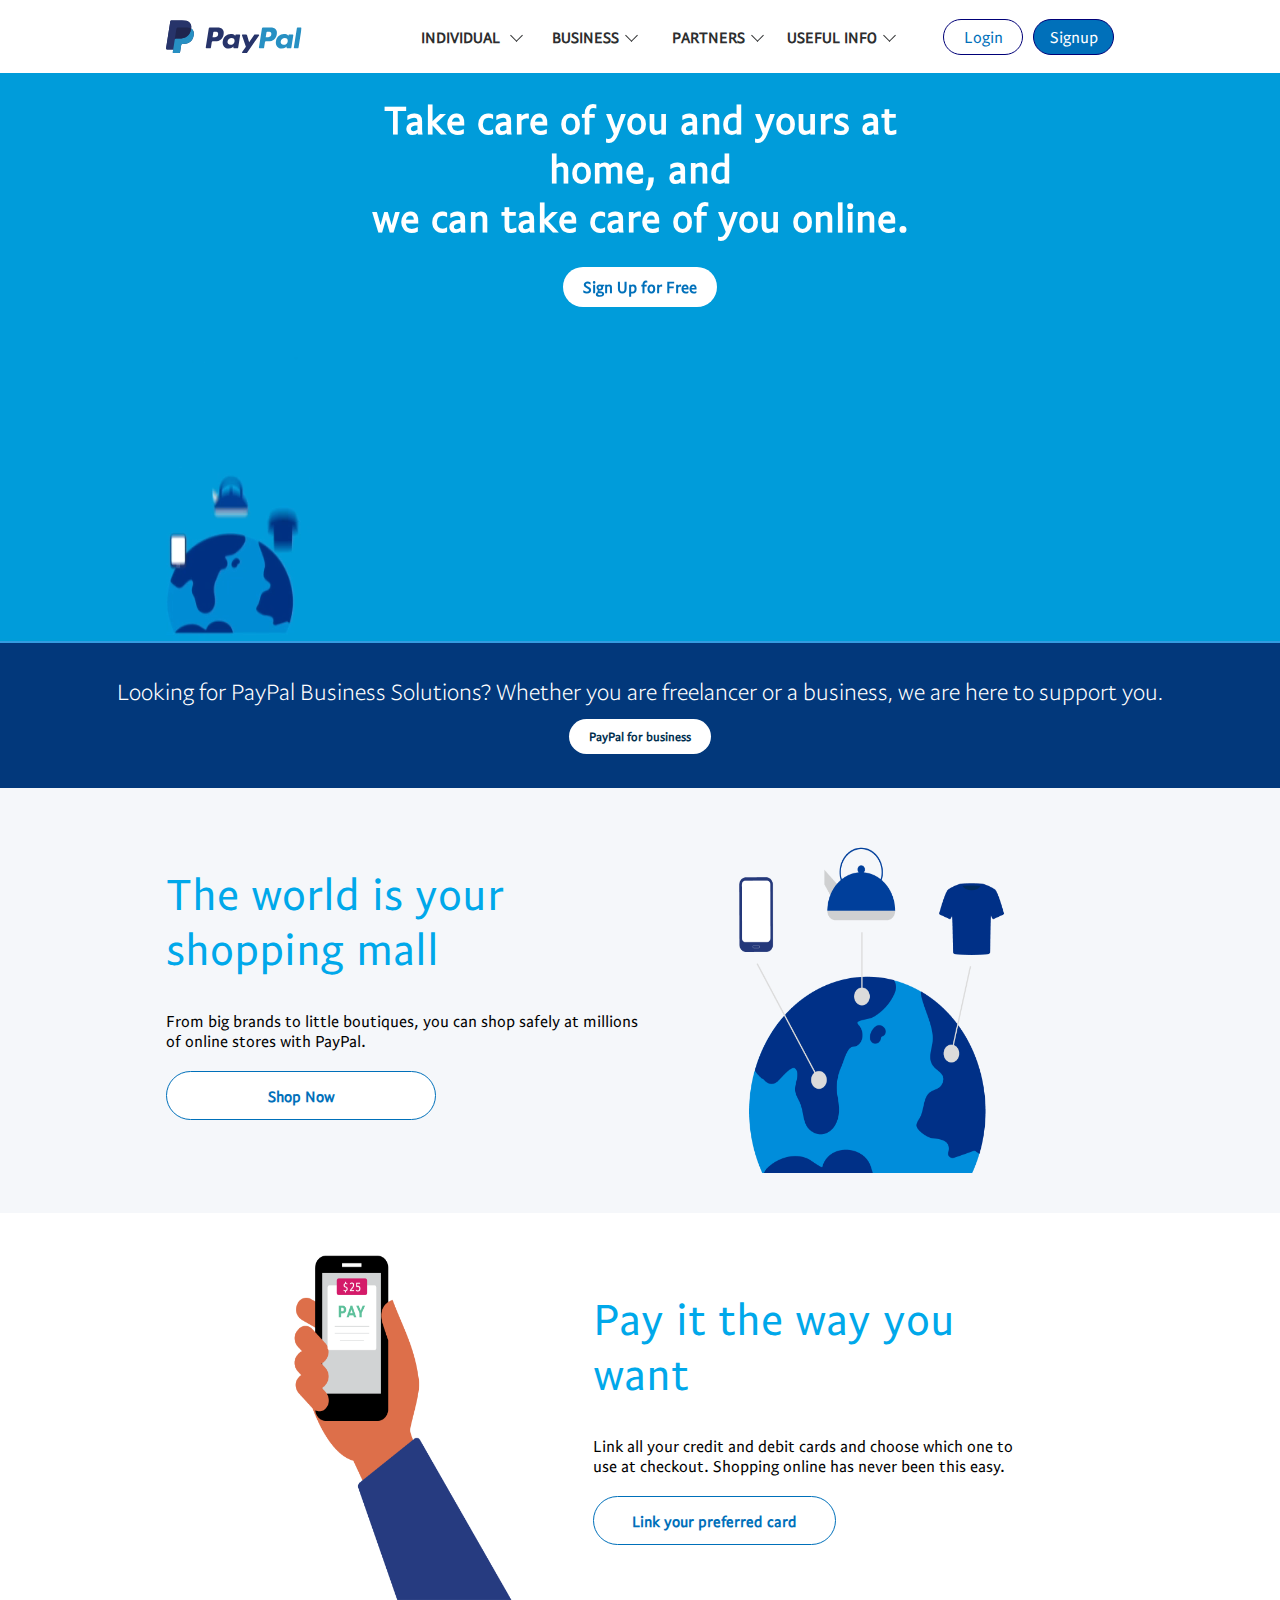
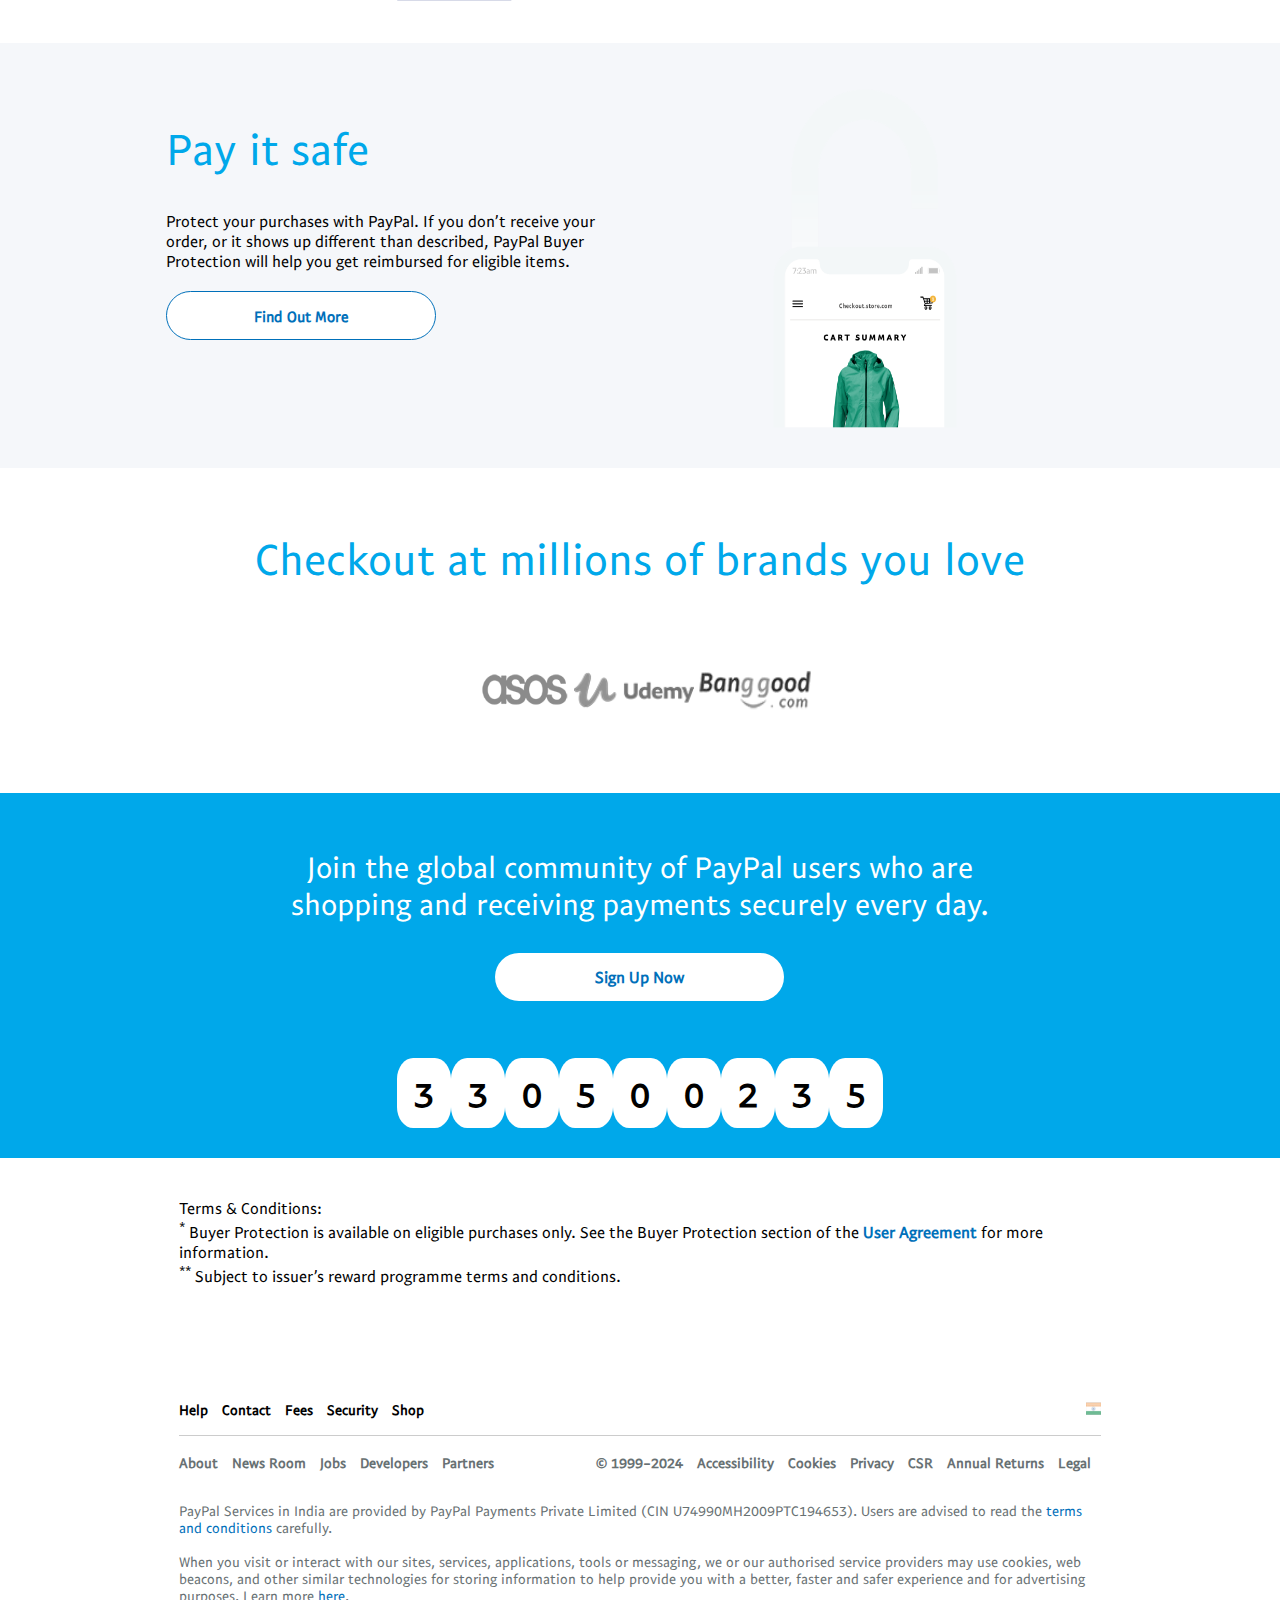
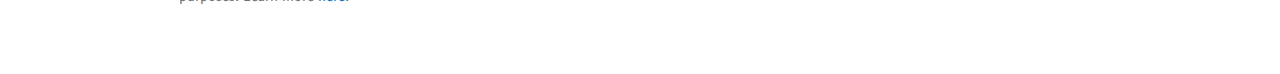
<file: index.html>
<!DOCTYPE html>
<html lang="en">

<head>
    <meta charset="UTF-8">
    <meta name="viewport" content="width=device-width, initial-scale=1.0">
    <title>A Simple and Safer Way to Pay and Get Paid | PayPal IN</title>
    <link rel="stylesheet" href="style.css" type="text/css">
    <link rel="icon" href="images/paypal_icon.png" type="image/x-icon">
</head>

<body>
    <header>
        <img src="images/pp_fc_hl.svg" alt="" style="width: 136px;height: 43px;">

        <nav>
            <ul>
                <li class="dropdown">
                    <button href="" class="headerelements">INDIVIDUAL </button>
                </li>
                <li class="dropdown">
                    <button href="" class="headerelements">BUSINESS</button>
                </li>
                <li class="dropdown">
                    <button href="" class="headerelements">PARTNERS</div></button>
                <li class="dropdown">
                    <button href="" class="headerelements">USEFUL INFO</button>
                </li>
            </ul>
        </nav>
        <div class="logsign">
            <a href="" class="login">Login</a>
            <a href="" class="signup">Signup</a>
        </div>
    </header>
    <section class="home-content">
        <div class="video_container">
            <video src="images/IN_everyday_essentials_desktop_v5.mp4" class="videoplay" autoplay muted playsinline></video>
        </div>
        <div class="container">
            <div class="container_content">
                <h1><b>Take care of you and yours at home, and<br> we can take care of you online.</b></h1>
                <a href="" class="signfree"><b>Sign Up for Free</b></a>
            </div>
        </div>
    </section>
    <section class="nextsection">
        <div class="next_container">
            <p class="section_discription">Looking for PayPal Business Solutions? Whether you are freelancer or a
                business, we are here to support you.</p>
            <a class="forbusiness">PayPal for business</a>
        </div>
    </section>
    <section class="world_section">
        <div class="world_container">
            <div class="world_wrapper">
                <h2 class="headline">The world is your shopping mall</h2>
                <p>From big brands to little boutiques, you can shop safely at millions of
                    online stores with PayPal.<br><br>
                    <a href="world.png" class="world_button">Shop Now</a>
                </p>
            </div>
            <div class="image_div">
                <img class="world_image" src="images/world.png" alt="Shopping">
            </div>
        </div>
    </section>
    <section class="pay_section" data-building-block="organism">
        <div class="pay_container">
            <div class="pay_image_div">
                <img class="world_image" src="images/hand.png" alt="Shopping">
            </div>
            <div class="pay_wrapper">
                <h2 class="headline">Pay it the way you want</h2>
                <p>Link all your credit and debit cards and choose which one to use at
                    checkout. Shopping online has never been this easy.<br><br>
                    <a href="" class="world_button">Link your preferred card</a>
                </p>
            </div>


        </div>
    </section>
    <section class="world_section">
        <div class="world_container">

            <div class="world_wrapper">
                <h2 class="headline">Pay it safe</h2>
                <p class="editorial__paragraph">Protect your purchases with PayPal. If you don’t receive your order, or
                    it shows up different than described, PayPal Buyer Protection will help you get reimbursed for
                    eligible items. <br><br>
                    <a href="world.png" class="world_button">Find Out More</a>
                </p>
            </div>
            <div class="image_div">
                <img class="world_image" src="images/cart.png" alt="Shopping">
            </div>
        </div>
    </section>
    <section class="checkout">
        <div class="checkout_container">
            <h2>Checkout at millions of brands you love</h2>
            <div class="showcase_container">
                <img src="images/asos_v3a.png" alt="" class="showcase_img_asos">
                <img src="images/udemy_v1.png" alt="" class="showcase_img_udemy">
                <img src="images/banggood_v1.png" alt="" class="showcase_img_banggood">
            </div>
        </div>
    </section>
    <section class="signup_section">
        <div class="signup_container">
            <div class="headline_container">
                <h2 class="headline_signup"><b>Join the global community of PayPal users who are shopping and receiving
                        payments securely every day.</b></h2>
                <a href=""><b>Sign Up Now</b></a>
            </div>
        </div>
    </section>
    <section class="clock">
        <div class="second">
            <div class="number">
                <span>3</span>
            </div>
        </div>
        <div class="second">
            <div class="number">
                <span>3</span>
            </div>
        </div>
        <div class="second">
            <div class="number">
                <span>0</span>
            </div>
        </div>
        <div class="second">
            <div class="number">
                <span>5</span>
            </div>
        </div>
        <div class="second">
            <div class="number">
                <span>0</span>
            </div>
        </div>
        <div class="second">
            <div class="number">
                <span>0</span>
            </div>
        </div>
        <div class="second">
            <div class="number">
                <span>2</span>
            </div>
        </div>
        <div class="second">
            <div class="number">
                <span>3</span>
            </div>
        </div>
        <div class="second">
            <div class="number">
                <span>5</span>
            </div>
        </div>
    </section>
    <section class="disclosure">
        <div class="disclosure_container">
            <div>Terms &amp; Conditions:<br> <sup>*</sup> Buyer Protection is available on eligible purchases only. See
                the Buyer Protection section of the
                <a href="">User Agreement</a>
                for more information.<br>
                <sup>**</sup> Subject to issuer’s reward programme terms and conditions.
            </div>
        </div>
    </section>
    <footer>
        <div class="row">
            <ul class="footer_list">
                <li>
                    <a class="footer_b" href="">Help</a>
                </li>
                <li>
                    <a class="footer_b" href="">Contact</a>
                </li>
                <li>
                    <a class="footer_b" href="">Fees</a>
                </li>
                <li>
                    <a class="footer_b" href="">Security</a>
                </li>
                <li>
                    <a class="footer_b" href="">Shop</a>
                </li>
            </ul>
            <ul class="footer_list">
                <img src="images/india.png" class="footer_img" alt="">
            </ul>

        </div>
        <div class="seperator"></div>
        <div class="row">
            <ul class="footer_list">
                <li>
                    <a class="footer_a" href="">About</a>
                </li>
                <li>
                    <a class="footer_a" href="">News Room</a>
                </li>
                <li>
                    <a class="footer_a" href="">Jobs</a>
                </li>
                <li>
                    <a class="footer_a" href="">Developers</a>
                </li>
                <li>
                    <a class="footer_a" href="">Partners</a>
                </li>
            </ul>
            <ul class="footer_list">
                <li>
                    <a class="footer_a" href="">© 1999-2024</a>
                </li>
                <li>
                    <a class="footer_a" href="">Accessibility</a>
                </li>
                <li>
                    <a class="footer_a" href="">Cookies</a>
                </li>
                <li>
                    <a class="footer_a" href="">Privacy</a>
                </li>
                <li>
                    <a class="footer_a" href="">CSR</a>
                </li>
                <li>
                    <a class="footer_a" href="">Annual Returns</a>
                </li>
                <li>
                    <a class="footer_a" href="">Legal</a>
                </li>
            </ul>

        </div>
            <p>

                PayPal Services in India are provided by PayPal Payments Private Limited (CIN
                U74990MH2009PTC194653). Users are advised to read the <a href=" ">terms and conditions</a>
                carefully.<br>
                <br>
                When you visit or interact with our sites, services, applications, tools or messaging, we or our
                authorised service providers may use cookies, web beacons, and other similar technologies for
                storing information to help provide you with a better, faster and safer experience and for
                advertising purposes. Learn more <a href=" ">here</a>.
            </p>
    </footer>
</body>

</html>
</file>
<file: style.css>
@font-face {
    font-family: 'PayPalSansSmall-Regular';
    src: url(paypal-sans-font/PayPalSansSmall-Regular-Klim.woff);
}
@font-face {
    font-family: 'PayPalSansBig-Light';
    src: url(paypal-sans-font/PayPalSansBig-Light-Klim.woff);
}
html{
    box-sizing: border-box;
}

* {
    font-family: 'PayPalSansSmall-Regular', sans-serif;
    box-sizing: inherit;
}

body {
    margin: 0;
    background-color:transparent;
}

header {
    width: 100%;
    height: 73px;
    display: flex;
    background-color: white;
    justify-content: space-between;
    align-items: center;
    padding:0 13%;
}

nav{
    justify-content: space-between;
    font-size: small;
    display: flex;
    align-items: center;
    height: 70px;
    font-weight: bold;
    margin-left: 26px;
}

.headerelements {
    color: #2c2e2f;
    font-size: 15px;
    background-color: transparent;
    text-decoration: none;
    border: none;
    align-items: center;
    font-weight: bold;
    width: 123px;
}

.headerelements::after {
    content: '';
    display: inline-block;
    font-weight:100;
    margin-left: 8px;
    width: 8px;
    height: 8px;
    border-top: 1px solid #2c2e2f;
    border-right: 1px solid #2c2e2f;
    transform: rotate(135deg);
    margin-bottom: 3px;

}


nav ul {
    list-style-type: none;
    display: flex;
}
.logsign{
    display: flex;
    width: 18%;
}
.login{
    background-color: transparent;
    color: #0070ba;
    border: 1px solid #007;
    border-radius: 25px;
    height: 36px;
    width: 91px;
    margin-right: 6%;
    align-items: center;
    justify-content: center;
    display: flex;
    text-decoration: none;

}
.signup{
    background: #0070ba;
    color: white;
    border: 1px solid #007;
    border-radius: 25px;
    height: 36px;
    width: 91px;
    align-items: center;
    justify-content: center;
    display: flex;
    text-decoration: none;

}
.home-content {
    position: relative;
    width:100%;
    height: 570px;
    overflow: hidden;
    background: #349ce1;
}
.video_container {
    position: absolute;
    top: -102.2%;
    left: 0;
    width: 100%;
    height: 202%;
    z-index: 1;
    object-fit: fill;
}
.videoplay {
    width: 100%;
    height: 100%;
    object-fit: fill;
}
.container {
    position: relative;
    width: 100%;
    height: 40%;
    display: flex;
    justify-content: center;
    align-items: center;
    background-color: transparent;
    z-index: 2;
}
.container_content {
    width: 47%;
    text-align: center;
}
.container_content h1 {
    font-size: 39px;
    color: white;
    width: 100%;
}
.signfree {
    display: inline-block;
    background-color: white;
    color: #0070ba;
    border-radius: 25px;
    padding: 10px 20px;
    font-size: 16px;
    font-weight: 400;
    text-decoration: none;
}

.nextsection{
    padding-top: 12px;
    width: 100%;
    height: 145px;
    background-color: #02387b;
}
.next_container{
    width: 100%;
    padding:0 5%;
    text-align: center;
}
.section_discription{
    font-family: "PayPalSansBig-Light";
    font-size: 1.4rem;
    color: white;
    margin-bottom: 20px;
}
.forbusiness{
    
    background-color: white;
    color: #012f4f;
    border-radius: 25px;
    padding: 10px 20px;
    font-size: 12px;
    font-weight: 1000;
    text-decoration: none;
    
}
.world_section{
    width: 100%;
    background-color: #f5f7fa;
    height: 425px;
    padding: 40px 13%;
}
.world_container{
    width: 100%;
    height: 100%;
    background-color: f5f7fa;
    display: flex;
}
.world_wrapper{
    width: 50%;
    height:100%;
    background-color: f5f7fa;
}
.headline{
    color: #00A8EA;
    font-weight:500;
    font-size: 44px;
}
.world_button{
    background-color: white;
    border-style: solid;
    color: #0070ba;
    border-color: #0070ba;
    border-radius: 25px;
    font-size: 15px;
    font-weight: 1000;
    text-decoration: none;
    display: flex;
    width: 57%;
    height: 49px;
    border-width: 1px;
    justify-content: center;
    align-items: center;
}
.image_div{
    width: 40%;
    height: 100%;
    padding-left: 8%;
}
.world_image{
    width: 100%;
    height: 100%;
}
.pay_section{
    width: 100%;
    background-color: #ffffff;
    height: 430px;
    padding: 40px 13%;
}
.pay_container{
    width: 100%;
    height: 100%;
    display: flex;
}
.pay_image_div{
    width: 40%;
    height: 100%;
    padding-left: 8%;
}
.pay_wrapper{
    width: 50%;
    height:100%;
    background-color: f5f7fa;
    padding-left: 5%;
}
.checkout{
    width: 100%;
    background-color: white;
    height: auto;
}
.checkout_container{
    width: 100%;
    padding:0 4%;
    text-align: center;
    height: 325px;
    display: flex;
    flex-direction: column;
    justify-content: space-evenly;
}
.checkout_container h2{
    color: #00A8EA;
    font-weight:500;
    font-size: 44px;
    margin: 0;
}
.showcase_container{
    display: flex;
    justify-content: space-between;
    align-items: center;
    margin: 0 36%;
}
.showcase_img_asos{
    width: 99px;
    height: 35px;
}
.showcase_img_udemy{
    width: 122px;
    height: 69px;
}
.showcase_img_banggood{
    width: 122px;
    height: 83px;
}
.signup_section{
    background-color: #00A8EA;
    width: 100%;
}
.signup_container{
    width: 100%;
    height: 235px;
    text-align: center;
    padding: 30px 15%;
    display: flex;
    justify-content: center;
}
.headline_signup{
    color: white;
    font-weight: 100;
    font-size: 30px;
    padding-bottom: 20px;
}
div div p{
    color: black;
}

.headline_container{
    width: 80%;
    margin: 0 5%;
}
.signup_container a{
    background-color: white;
    color: #0070ba;
    border-radius: 25px;
    padding: 14px 100px;
    font-size: 16px;
    font-weight: 400;
    text-decoration: none;
}
.clock{
    width: 100%;
    height: 130px;
    background-color: #00A8EA;
    display: flex;
    align-items: center;
    justify-content: space-between;
    padding: 0 31%;

}
.second{
    height: 70px;
    width: 60px;
    background-color: white;
    border-radius: 30%;
    display: flex;
    justify-content: center;
    align-items: center;
    font-size: 35px;
    font-weight: 700;
}
.disclosure{
    padding: 40px 0;
}
.disclosure_container{
    width: 100%;
    padding:0 14%;
}
.disclosure_container div a{
    text-decoration: none;
    font-weight: bold;
    color: #0070ba;
}
footer{
    padding:56px 14%;
    width: 100%;
    background-color:white;

}
.row{
    width: 100%;
    display: flex;
    justify-content: space-between;
}
.footer_list{
    list-style-type: none;
    padding: 0;
}
.footer_list li{
    display: inline;
    font-size: 14px;
    font-weight: 700;
    padding-right: 10px;
}
.footer_b{
    color: black;
    text-decoration: none;
}
.column{
    display: flex;
}
.footer_a{
    color: #687173;
    text-decoration: none;
}
.footer_img{
    width: 15px;
    height: 13px;
}
.seperator{
    width: 100%;
    height: 1px;
    background-color: black;
    opacity: 0.2;
}
p{
    color: #687173;
}
footer p{
    font-size: 14px;
}
footer p a{
    text-decoration: none;
    color: #0070ba;
}
</file>
